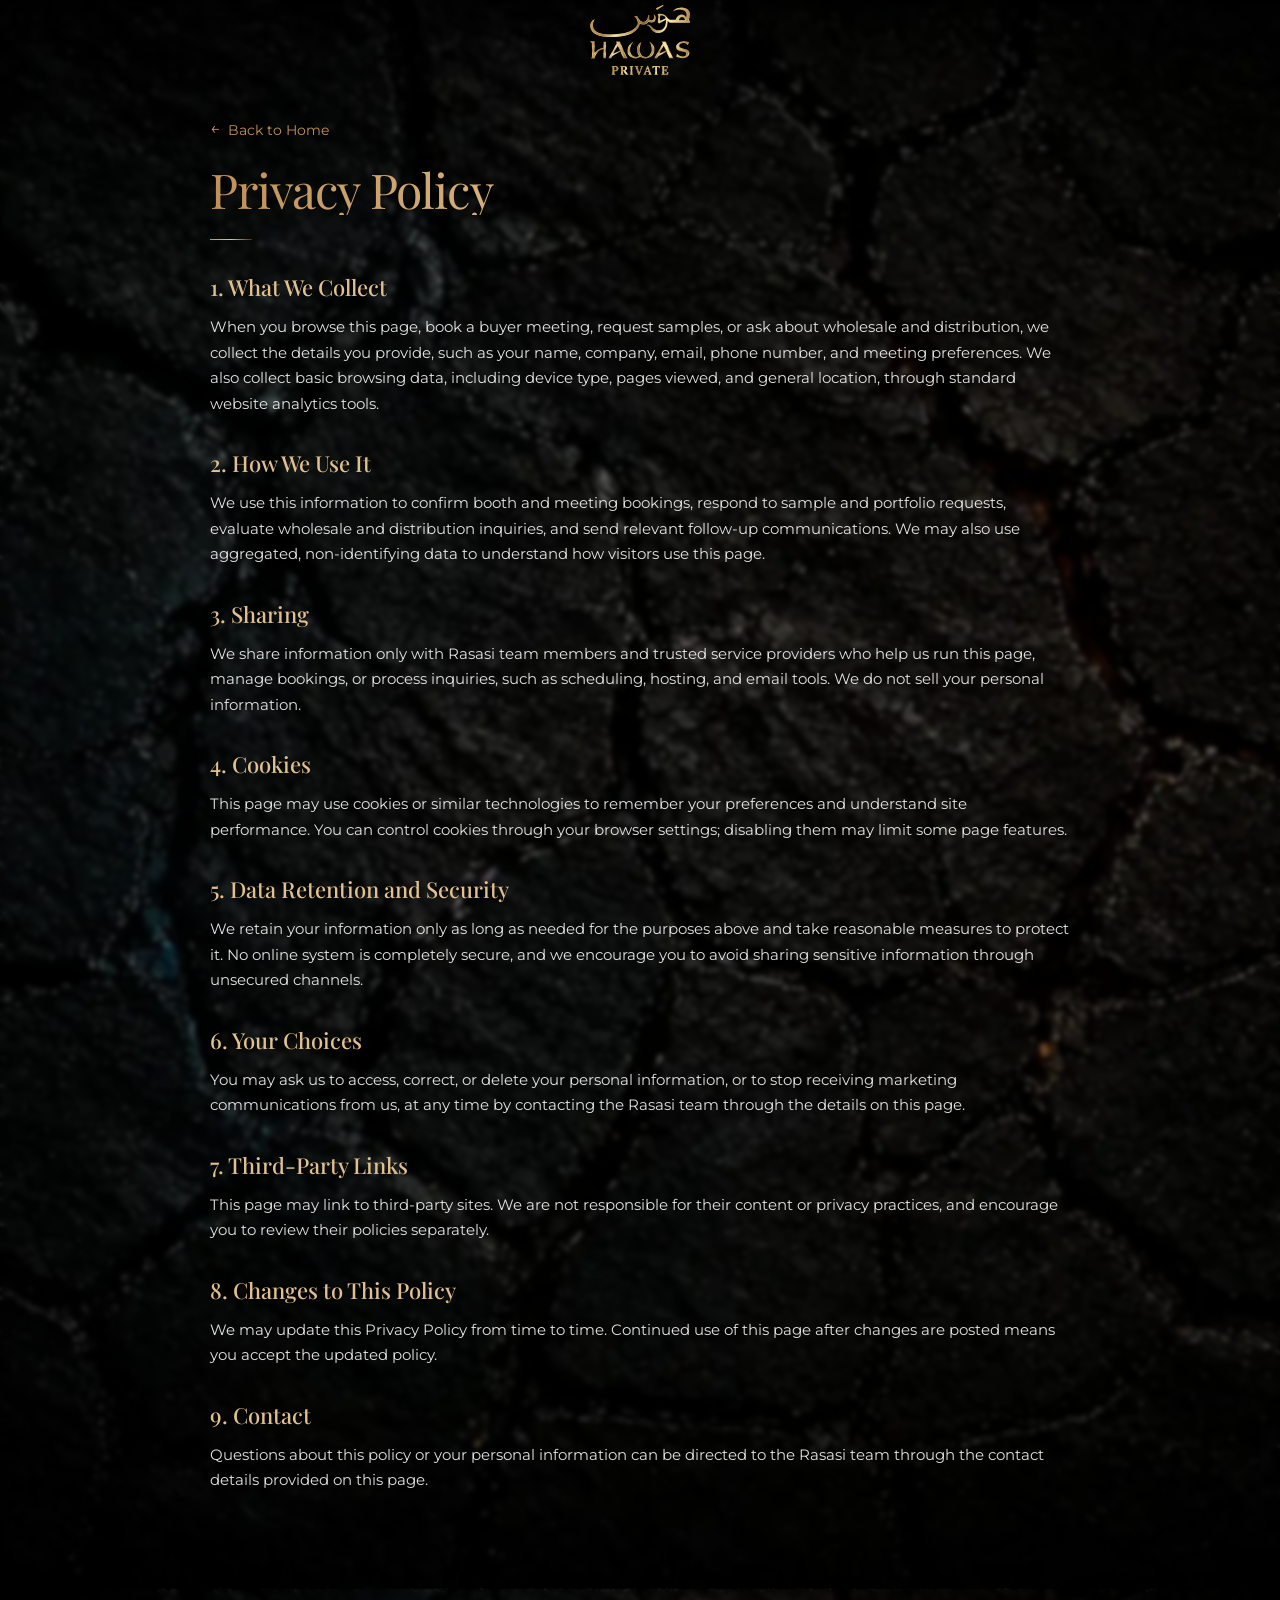
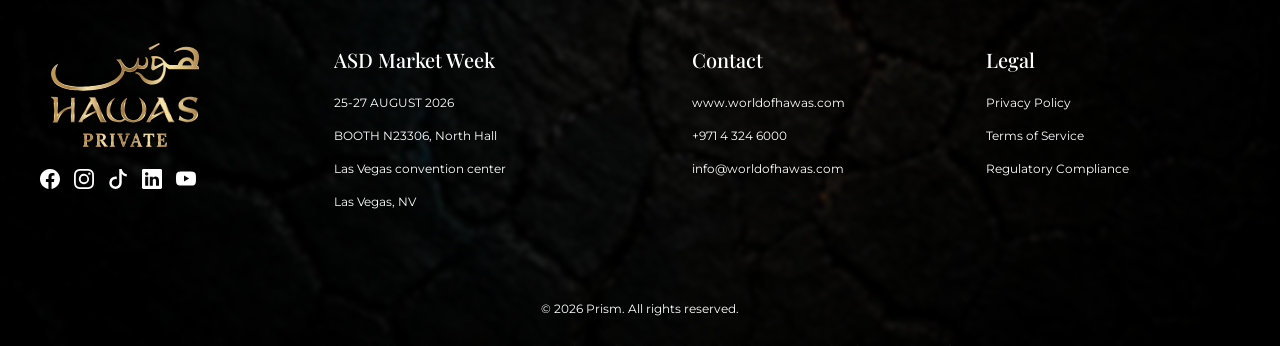
<file: privacy-policy.html>
<!doctype html>
<html lang="en">

<head>
  <meta charset="UTF-8">
  <meta name="viewport" content="width=device-width, initial-scale=1.0">
  <meta name="description" content="Privacy Policy — The World of Hawas (Rasasi Perfumes)">
  <title>Privacy Policy — The World of Hawas</title>
  <link rel="icon" type="image/svg+xml" href="assets/Hawas Logo.svg">

  <link rel="preconnect" href="https://fonts.googleapis.com">
  <link rel="preconnect" href="https://fonts.gstatic.com" crossorigin>
  <link
    href="https://fonts.googleapis.com/css2?family=Playfair+Display:ital,wght@0,400..900;1,400..900&family=Montserrat:wght@300;400;500;600&display=swap"
    rel="stylesheet">
  <link rel="stylesheet" href="styles.css">
</head>

<body>
  <svg class="svg-sprite" aria-hidden="true">
    <defs>
      <linearGradient id="gold-gradient" x1="0%" y1="0%" x2="100%" y2="0%">
        <stop offset="0%" stop-color="#C09058" />
        <stop offset="50%" stop-color="#E0C090" />
        <stop offset="100%" stop-color="#503018" />
      </linearGradient>
    </defs>
    <symbol id="icon-facebook" viewBox="0 0 16 16">
      <path
        d="M16 8.049c0-4.446-3.582-8.05-8-8.05C3.58 0-.002 3.603-.002 8.05c0 4.017 2.926 7.347 6.75 7.951v-5.625h-2.03V8.05H6.75V6.275c0-2.017 1.195-3.131 3.022-3.131.876 0 1.791.157 1.791.157v1.98h-1.009c-.993 0-1.303.621-1.303 1.258v1.51h2.218l-.354 2.326H9.25V16c3.824-.604 6.75-3.934 6.75-7.951" />
    </symbol>
    <symbol id="icon-instagram" viewBox="0 0 16 16">
      <path
        d="M8 0C5.829 0 5.556.01 4.703.048 3.85.088 3.269.222 2.76.42a3.9 3.9 0 0 0-1.417.923A3.9 3.9 0 0 0 .42 2.76C.222 3.268.087 3.85.048 4.7.01 5.555 0 5.827 0 8.001c0 2.172.01 2.444.048 3.297.04.852.174 1.433.372 1.942.205.526.478.972.923 1.417.444.445.89.719 1.416.923.51.198 1.09.333 1.942.372C5.555 15.99 5.827 16 8 16s2.444-.01 3.298-.048c.851-.04 1.434-.174 1.943-.372a3.9 3.9 0 0 0 1.416-.923c.445-.445.718-.891.923-1.417.197-.509.332-1.09.372-1.942C15.99 10.445 16 10.173 16 8s-.01-2.445-.048-3.299c-.04-.851-.175-1.433-.372-1.941a3.9 3.9 0 0 0-.923-1.417A3.9 3.9 0 0 0 13.24.42c-.51-.198-1.092-.333-1.943-.372C10.443.01 10.172 0 7.998 0zm-.717 1.442h.718c2.136 0 2.389.007 3.232.046.78.035 1.204.166 1.486.275.373.145.64.319.92.599.28.28.453.546.598.92.11.281.24.705.275 1.485.039.843.047 1.096.047 3.231s-.008 2.389-.047 3.232c-.035.78-.166 1.203-.275 1.485a2.5 2.5 0 0 1-.599.919c-.28.28-.546.453-.92.598-.28.11-.704.24-1.485.276-.843.038-1.096.047-3.232.047s-2.39-.009-3.233-.047c-.78-.036-1.203-.166-1.485-.276a2.5 2.5 0 0 1-.92-.598 2.5 2.5 0 0 1-.6-.92c-.109-.281-.24-.705-.275-1.485-.038-.843-.046-1.096-.046-3.233s.008-2.388.046-3.231c.036-.78.166-1.204.276-1.486.145-.373.319-.64.599-.92.28-.28.546-.453.92-.598.282-.11.705-.24 1.485-.276.738-.034 1.024-.044 2.515-.045zm4.988 1.328a.96.96 0 1 0 0 1.92.96.96 0 0 0 0-1.92m-4.27 1.122a4.109 4.109 0 1 0 0 8.217 4.109 4.109 0 0 0 0-8.217m0 1.441a2.667 2.667 0 1 1 0 5.334 2.667 2.667 0 0 1 0-5.334" />
    </symbol>
    <symbol id="icon-x" viewBox="0 0 16 16">
      <path
        d="M12.6.75h2.454l-5.36 6.142L16 15.25h-4.937l-3.867-5.07-4.425 5.07H.316l5.733-6.57L0 .75h5.063l3.495 4.633L12.6.75Zm-.86 13.028h1.36L4.323 2.145H2.865z" />
    </symbol>
    <symbol id="icon-linkedin" viewBox="0 0 16 16">
      <path
        d="M0 1.146C0 .513.526 0 1.175 0h13.65C15.474 0 16 .513 16 1.146v13.708c0 .633-.526 1.146-1.175 1.146H1.175C.526 16 0 15.487 0 14.854zm4.943 12.248V6.169H2.542v7.225zm-1.2-8.212c.837 0 1.358-.554 1.358-1.248-.015-.709-.52-1.248-1.342-1.248S2.4 3.226 2.4 3.934c0 .694.521 1.248 1.327 1.248zm4.908 8.212V9.359c0-.216.016-.432.08-.586.173-.431.568-.878 1.232-.878.869 0 1.216.662 1.216 1.634v3.865h2.401V9.25c0-2.22-1.184-3.252-2.764-3.252-1.274 0-1.845.7-2.165 1.193v.025h-.016l.016-.025V6.169h-2.4c.03.678 0 7.225 0 7.225z" />
    </symbol>
    <symbol id="icon-youtube" viewBox="0 0 16 16">
      <path
        d="M8.051 1.999h.089c.822.003 4.987.033 6.11.335a2.01 2.01 0 0 1 1.415 1.42c.101.38.172.883.22 1.402l.01.104.022.26.008.104c.065.914.073 1.77.074 1.957v.075c-.001.194-.01 1.108-.082 2.06l-.008.105-.009.104c-.05.572-.124 1.14-.235 1.558a2.01 2.01 0 0 1-1.415 1.42c-1.16.312-5.569.334-6.18.335h-.142c-.309 0-1.587-.006-2.927-.052l-.17-.006-.087-.004-.171-.007-.171-.007c-1.11-.049-2.167-.128-2.654-.26a2.01 2.01 0 0 1-1.415-1.419c-.111-.417-.185-.986-.235-1.558L.09 9.82l-.008-.104A31 31 0 0 1 0 7.68v-.123c.002-.215.01-.958.064-1.778l.007-.103.003-.052.008-.104.022-.26.01-.104c.048-.519.119-1.023.22-1.402a2.01 2.01 0 0 1 1.415-1.42c.487-.13 1.544-.21 2.654-.26l.17-.007.172-.006.086-.003.171-.007A100 100 0 0 1 7.858 2zM6.4 5.209v4.818l4.157-2.408z" />
    </symbol>
    <symbol id="icon-tiktok" viewBox="0 0 16 16">
      <path
        d="M9 0h1.98c.144.715.54 1.617 1.235 2.512C12.895 3.396 13.9 4 15 4v2.02c-.752 0-1.503-.2-2.188-.57-.686-.37-.992-.78-1.812-1.45V11a5 5 0 1 1-5-5c.346 0 .684.035 1.01.103V8.18A3.001 3.001 0 1 0 9 11V0z" />
    </symbol>
  </svg>

  <header class="site-header">
    <a href="index.html" class="header-logo" aria-label="The World of Hawas home">
      <img src="assets/Hawas Logo.svg" alt="Hawas Private">
    </a>
  </header>

  <main class="texture-section">
    <div class="texture-overlay"></div>
    <div class="page-shell legal-content">
      <a href="index.html" class="back-link"><span class="back-arrow">&larr;</span> Back to Home</a>
      <h1 class="section-title">Privacy Policy</h1>
      <div class="gold-rule"></div>

      <h2>1. What We Collect</h2>
      <p>When you browse this page, book a buyer meeting, request samples, or ask about wholesale and distribution, we collect the details you provide, such as your name, company, email, phone number, and meeting preferences. We also collect basic browsing data, including device type, pages viewed, and general location, through standard website analytics tools.</p>

      <h2>2. How We Use It</h2>
      <p>We use this information to confirm booth and meeting bookings, respond to sample and portfolio requests, evaluate wholesale and distribution inquiries, and send relevant follow-up communications. We may also use aggregated, non-identifying data to understand how visitors use this page.</p>

      <h2>3. Sharing</h2>
      <p>We share information only with Rasasi team members and trusted service providers who help us run this page, manage bookings, or process inquiries, such as scheduling, hosting, and email tools. We do not sell your personal information.</p>

      <h2>4. Cookies</h2>
      <p>This page may use cookies or similar technologies to remember your preferences and understand site performance. You can control cookies through your browser settings; disabling them may limit some page features.</p>

      <h2>5. Data Retention and Security</h2>
      <p>We retain your information only as long as needed for the purposes above and take reasonable measures to protect it. No online system is completely secure, and we encourage you to avoid sharing sensitive information through unsecured channels.</p>

      <h2>6. Your Choices</h2>
      <p>You may ask us to access, correct, or delete your personal information, or to stop receiving marketing communications from us, at any time by contacting the Rasasi team through the details on this page.</p>

      <h2>7. Third-Party Links</h2>
      <p>This page may link to third-party sites. We are not responsible for their content or privacy practices, and encourage you to review their policies separately.</p>

      <h2>8. Changes to This Policy</h2>
      <p>We may update this Privacy Policy from time to time. Continued use of this page after changes are posted means you accept the updated policy.</p>

      <h2>9. Contact</h2>
      <p>Questions about this policy or your personal information can be directed to the Rasasi team through the contact details provided on this page.</p>
    </div>
  </main>

  <footer class="site-footer texture-section">
    <div class="texture-overlay"></div>
    <div class="page-shell footer-shell">
      <div class="footer-logo-column">
        <img src="assets/Hawas Logo.svg" alt="Hawas Private">
        <div class="socials footer-socials" aria-label="Social links">
          <a href="https://www.facebook.com/profile.php?id=61593603328161" target="_blank" rel="noopener noreferrer" aria-label="Facebook"><svg>
              <use href="#icon-facebook"></use>
            </svg></a>
          <a href="https://www.instagram.com/worldofhawas/" target="_blank" rel="noopener noreferrer" aria-label="Instagram"><svg>
              <use href="#icon-instagram"></use>
            </svg></a>
          <a href="https://www.tiktok.com/@world.of.hawas?_r=1&amp;_t=ZS-993n6PqvIQe" target="_blank" rel="noopener noreferrer" aria-label="TikTok"><svg>
              <use href="#icon-tiktok"></use>
            </svg></a>
          <a href="https://www.linkedin.com/company/world-of-hawas" target="_blank" rel="noopener noreferrer" aria-label="LinkedIn"><svg>
              <use href="#icon-linkedin"></use>
            </svg></a>
          <a href="#" aria-label="YouTube"><svg>
              <use href="#icon-youtube"></use>
            </svg></a>
        </div>
      </div>
      <div class="footer-block">
        <h3>ASD Market Week</h3>
        <p>25-27 AUGUST 2026</p>
        <p>BOOTH N23306, North Hall</p>
        <p>Las Vegas convention center</p>
        <p>Las Vegas, NV</p>
      </div>
      <div class="footer-block">
        <h3>Contact</h3>
        <p><a href="https://www.worldofhawas.com" target="_blank" rel="noopener noreferrer">www.worldofhawas.com</a></p>
        <p><a href="tel:+97143246000">+971 4 324 6000</a></p>
        <p><a href="mailto:info@worldofhawas.com">info@worldofhawas.com</a></p>
      </div>
      <div class="footer-block">
        <h3>Legal</h3>
        <p><a href="privacy-policy.html">Privacy Policy</a></p>
        <p><a href="terms-of-service.html">Terms of Service</a></p>
        <p><a href="regulatory-compliance.html">Regulatory Compliance</a></p>
      </div>
      <div class="footer-bottom">
        <p>© 2026 Prism. All rights reserved.</p>
      </div>
    </div>
  </footer>
</body>

</html>
</file>
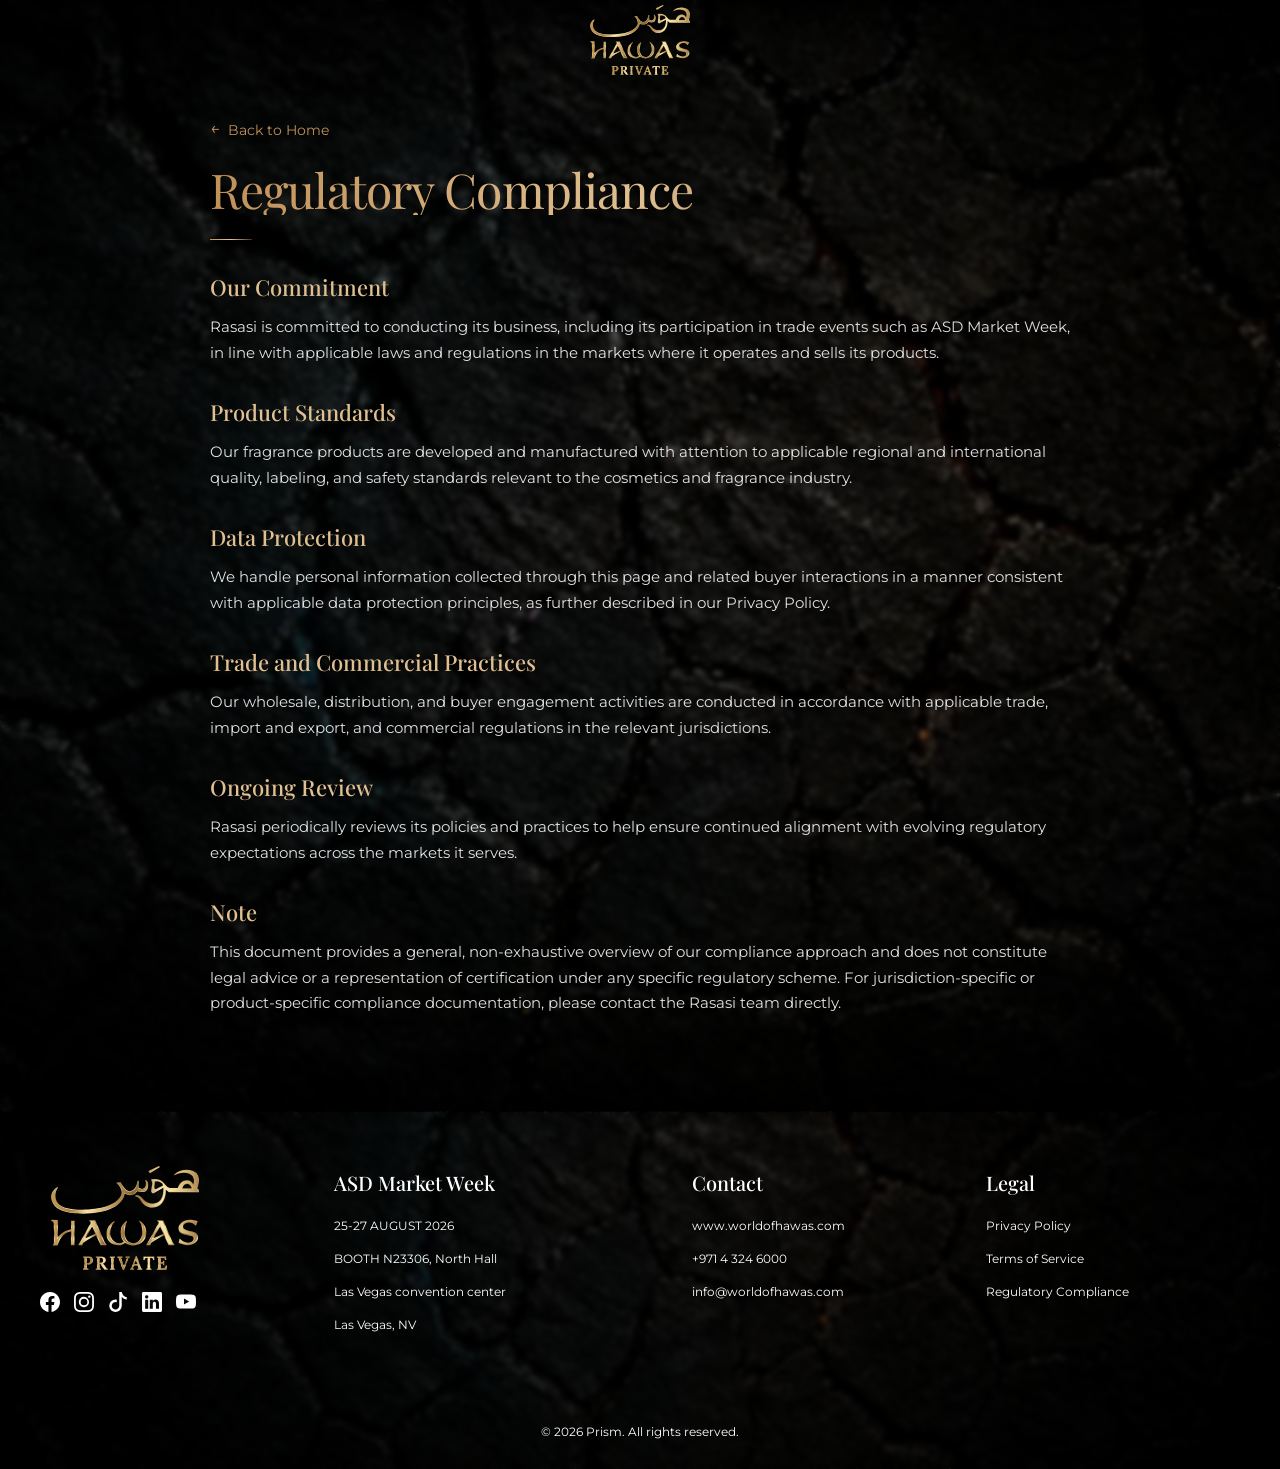
<file: regulatory-compliance.html>
<!doctype html>
<html lang="en">

<head>
  <meta charset="UTF-8">
  <meta name="viewport" content="width=device-width, initial-scale=1.0">
  <meta name="description" content="Regulatory Compliance — The World of Hawas (Rasasi Perfumes)">
  <title>Regulatory Compliance — The World of Hawas</title>
  <link rel="icon" type="image/svg+xml" href="assets/Hawas Logo.svg">

  <link rel="preconnect" href="https://fonts.googleapis.com">
  <link rel="preconnect" href="https://fonts.gstatic.com" crossorigin>
  <link
    href="https://fonts.googleapis.com/css2?family=Playfair+Display:ital,wght@0,400..900;1,400..900&family=Montserrat:wght@300;400;500;600&display=swap"
    rel="stylesheet">
  <link rel="stylesheet" href="styles.css">
</head>

<body>
  <svg class="svg-sprite" aria-hidden="true">
    <defs>
      <linearGradient id="gold-gradient" x1="0%" y1="0%" x2="100%" y2="0%">
        <stop offset="0%" stop-color="#C09058" />
        <stop offset="50%" stop-color="#E0C090" />
        <stop offset="100%" stop-color="#503018" />
      </linearGradient>
    </defs>
    <symbol id="icon-facebook" viewBox="0 0 16 16">
      <path
        d="M16 8.049c0-4.446-3.582-8.05-8-8.05C3.58 0-.002 3.603-.002 8.05c0 4.017 2.926 7.347 6.75 7.951v-5.625h-2.03V8.05H6.75V6.275c0-2.017 1.195-3.131 3.022-3.131.876 0 1.791.157 1.791.157v1.98h-1.009c-.993 0-1.303.621-1.303 1.258v1.51h2.218l-.354 2.326H9.25V16c3.824-.604 6.75-3.934 6.75-7.951" />
    </symbol>
    <symbol id="icon-instagram" viewBox="0 0 16 16">
      <path
        d="M8 0C5.829 0 5.556.01 4.703.048 3.85.088 3.269.222 2.76.42a3.9 3.9 0 0 0-1.417.923A3.9 3.9 0 0 0 .42 2.76C.222 3.268.087 3.85.048 4.7.01 5.555 0 5.827 0 8.001c0 2.172.01 2.444.048 3.297.04.852.174 1.433.372 1.942.205.526.478.972.923 1.417.444.445.89.719 1.416.923.51.198 1.09.333 1.942.372C5.555 15.99 5.827 16 8 16s2.444-.01 3.298-.048c.851-.04 1.434-.174 1.943-.372a3.9 3.9 0 0 0 1.416-.923c.445-.445.718-.891.923-1.417.197-.509.332-1.09.372-1.942C15.99 10.445 16 10.173 16 8s-.01-2.445-.048-3.299c-.04-.851-.175-1.433-.372-1.941a3.9 3.9 0 0 0-.923-1.417A3.9 3.9 0 0 0 13.24.42c-.51-.198-1.092-.333-1.943-.372C10.443.01 10.172 0 7.998 0zm-.717 1.442h.718c2.136 0 2.389.007 3.232.046.78.035 1.204.166 1.486.275.373.145.64.319.92.599.28.28.453.546.598.92.11.281.24.705.275 1.485.039.843.047 1.096.047 3.231s-.008 2.389-.047 3.232c-.035.78-.166 1.203-.275 1.485a2.5 2.5 0 0 1-.599.919c-.28.28-.546.453-.92.598-.28.11-.704.24-1.485.276-.843.038-1.096.047-3.232.047s-2.39-.009-3.233-.047c-.78-.036-1.203-.166-1.485-.276a2.5 2.5 0 0 1-.92-.598 2.5 2.5 0 0 1-.6-.92c-.109-.281-.24-.705-.275-1.485-.038-.843-.046-1.096-.046-3.233s.008-2.388.046-3.231c.036-.78.166-1.204.276-1.486.145-.373.319-.64.599-.92.28-.28.546-.453.92-.598.282-.11.705-.24 1.485-.276.738-.034 1.024-.044 2.515-.045zm4.988 1.328a.96.96 0 1 0 0 1.92.96.96 0 0 0 0-1.92m-4.27 1.122a4.109 4.109 0 1 0 0 8.217 4.109 4.109 0 0 0 0-8.217m0 1.441a2.667 2.667 0 1 1 0 5.334 2.667 2.667 0 0 1 0-5.334" />
    </symbol>
    <symbol id="icon-x" viewBox="0 0 16 16">
      <path
        d="M12.6.75h2.454l-5.36 6.142L16 15.25h-4.937l-3.867-5.07-4.425 5.07H.316l5.733-6.57L0 .75h5.063l3.495 4.633L12.6.75Zm-.86 13.028h1.36L4.323 2.145H2.865z" />
    </symbol>
    <symbol id="icon-linkedin" viewBox="0 0 16 16">
      <path
        d="M0 1.146C0 .513.526 0 1.175 0h13.65C15.474 0 16 .513 16 1.146v13.708c0 .633-.526 1.146-1.175 1.146H1.175C.526 16 0 15.487 0 14.854zm4.943 12.248V6.169H2.542v7.225zm-1.2-8.212c.837 0 1.358-.554 1.358-1.248-.015-.709-.52-1.248-1.342-1.248S2.4 3.226 2.4 3.934c0 .694.521 1.248 1.327 1.248zm4.908 8.212V9.359c0-.216.016-.432.08-.586.173-.431.568-.878 1.232-.878.869 0 1.216.662 1.216 1.634v3.865h2.401V9.25c0-2.22-1.184-3.252-2.764-3.252-1.274 0-1.845.7-2.165 1.193v.025h-.016l.016-.025V6.169h-2.4c.03.678 0 7.225 0 7.225z" />
    </symbol>
    <symbol id="icon-youtube" viewBox="0 0 16 16">
      <path
        d="M8.051 1.999h.089c.822.003 4.987.033 6.11.335a2.01 2.01 0 0 1 1.415 1.42c.101.38.172.883.22 1.402l.01.104.022.26.008.104c.065.914.073 1.77.074 1.957v.075c-.001.194-.01 1.108-.082 2.06l-.008.105-.009.104c-.05.572-.124 1.14-.235 1.558a2.01 2.01 0 0 1-1.415 1.42c-1.16.312-5.569.334-6.18.335h-.142c-.309 0-1.587-.006-2.927-.052l-.17-.006-.087-.004-.171-.007-.171-.007c-1.11-.049-2.167-.128-2.654-.26a2.01 2.01 0 0 1-1.415-1.419c-.111-.417-.185-.986-.235-1.558L.09 9.82l-.008-.104A31 31 0 0 1 0 7.68v-.123c.002-.215.01-.958.064-1.778l.007-.103.003-.052.008-.104.022-.26.01-.104c.048-.519.119-1.023.22-1.402a2.01 2.01 0 0 1 1.415-1.42c.487-.13 1.544-.21 2.654-.26l.17-.007.172-.006.086-.003.171-.007A100 100 0 0 1 7.858 2zM6.4 5.209v4.818l4.157-2.408z" />
    </symbol>
    <symbol id="icon-tiktok" viewBox="0 0 16 16">
      <path
        d="M9 0h1.98c.144.715.54 1.617 1.235 2.512C12.895 3.396 13.9 4 15 4v2.02c-.752 0-1.503-.2-2.188-.57-.686-.37-.992-.78-1.812-1.45V11a5 5 0 1 1-5-5c.346 0 .684.035 1.01.103V8.18A3.001 3.001 0 1 0 9 11V0z" />
    </symbol>
  </svg>

  <header class="site-header">
    <a href="index.html" class="header-logo" aria-label="The World of Hawas home">
      <img src="assets/Hawas Logo.svg" alt="Hawas Private">
    </a>
  </header>

  <main class="texture-section">
    <div class="texture-overlay"></div>
    <div class="page-shell legal-content">
      <a href="index.html" class="back-link"><span class="back-arrow">&larr;</span> Back to Home</a>
      <h1 class="section-title">Regulatory Compliance</h1>
      <div class="gold-rule"></div>

      <h2>Our Commitment</h2>
      <p>Rasasi is committed to conducting its business, including its participation in trade events such as ASD Market Week, in line with applicable laws and regulations in the markets where it operates and sells its products.</p>

      <h2>Product Standards</h2>
      <p>Our fragrance products are developed and manufactured with attention to applicable regional and international quality, labeling, and safety standards relevant to the cosmetics and fragrance industry.</p>

      <h2>Data Protection</h2>
      <p>We handle personal information collected through this page and related buyer interactions in a manner consistent with applicable data protection principles, as further described in our Privacy Policy.</p>

      <h2>Trade and Commercial Practices</h2>
      <p>Our wholesale, distribution, and buyer engagement activities are conducted in accordance with applicable trade, import and export, and commercial regulations in the relevant jurisdictions.</p>

      <h2>Ongoing Review</h2>
      <p>Rasasi periodically reviews its policies and practices to help ensure continued alignment with evolving regulatory expectations across the markets it serves.</p>

      <h2>Note</h2>
      <p>This document provides a general, non-exhaustive overview of our compliance approach and does not constitute legal advice or a representation of certification under any specific regulatory scheme. For jurisdiction-specific or product-specific compliance documentation, please contact the Rasasi team directly.</p>
    </div>
  </main>

  <footer class="site-footer texture-section">
    <div class="texture-overlay"></div>
    <div class="page-shell footer-shell">
      <div class="footer-logo-column">
        <img src="assets/Hawas Logo.svg" alt="Hawas Private">
        <div class="socials footer-socials" aria-label="Social links">
          <a href="https://www.facebook.com/profile.php?id=61593603328161" target="_blank" rel="noopener noreferrer" aria-label="Facebook"><svg>
              <use href="#icon-facebook"></use>
            </svg></a>
          <a href="https://www.instagram.com/worldofhawas/" target="_blank" rel="noopener noreferrer" aria-label="Instagram"><svg>
              <use href="#icon-instagram"></use>
            </svg></a>
          <a href="https://www.tiktok.com/@world.of.hawas?_r=1&amp;_t=ZS-993n6PqvIQe" target="_blank" rel="noopener noreferrer" aria-label="TikTok"><svg>
              <use href="#icon-tiktok"></use>
            </svg></a>
          <a href="https://www.linkedin.com/company/world-of-hawas" target="_blank" rel="noopener noreferrer" aria-label="LinkedIn"><svg>
              <use href="#icon-linkedin"></use>
            </svg></a>
          <a href="#" aria-label="YouTube"><svg>
              <use href="#icon-youtube"></use>
            </svg></a>
        </div>
      </div>
      <div class="footer-block">
        <h3>ASD Market Week</h3>
        <p>25-27 AUGUST 2026</p>
        <p>BOOTH N23306, North Hall</p>
        <p>Las Vegas convention center</p>
        <p>Las Vegas, NV</p>
      </div>
      <div class="footer-block">
        <h3>Contact</h3>
        <p><a href="https://www.worldofhawas.com" target="_blank" rel="noopener noreferrer">www.worldofhawas.com</a></p>
        <p><a href="tel:+97143246000">+971 4 324 6000</a></p>
        <p><a href="mailto:info@worldofhawas.com">info@worldofhawas.com</a></p>
      </div>
      <div class="footer-block">
        <h3>Legal</h3>
        <p><a href="privacy-policy.html">Privacy Policy</a></p>
        <p><a href="terms-of-service.html">Terms of Service</a></p>
        <p><a href="regulatory-compliance.html">Regulatory Compliance</a></p>
      </div>
      <div class="footer-bottom">
        <p>© 2026 Prism. All rights reserved.</p>
      </div>
    </div>
  </footer>
</body>

</html>
</file>
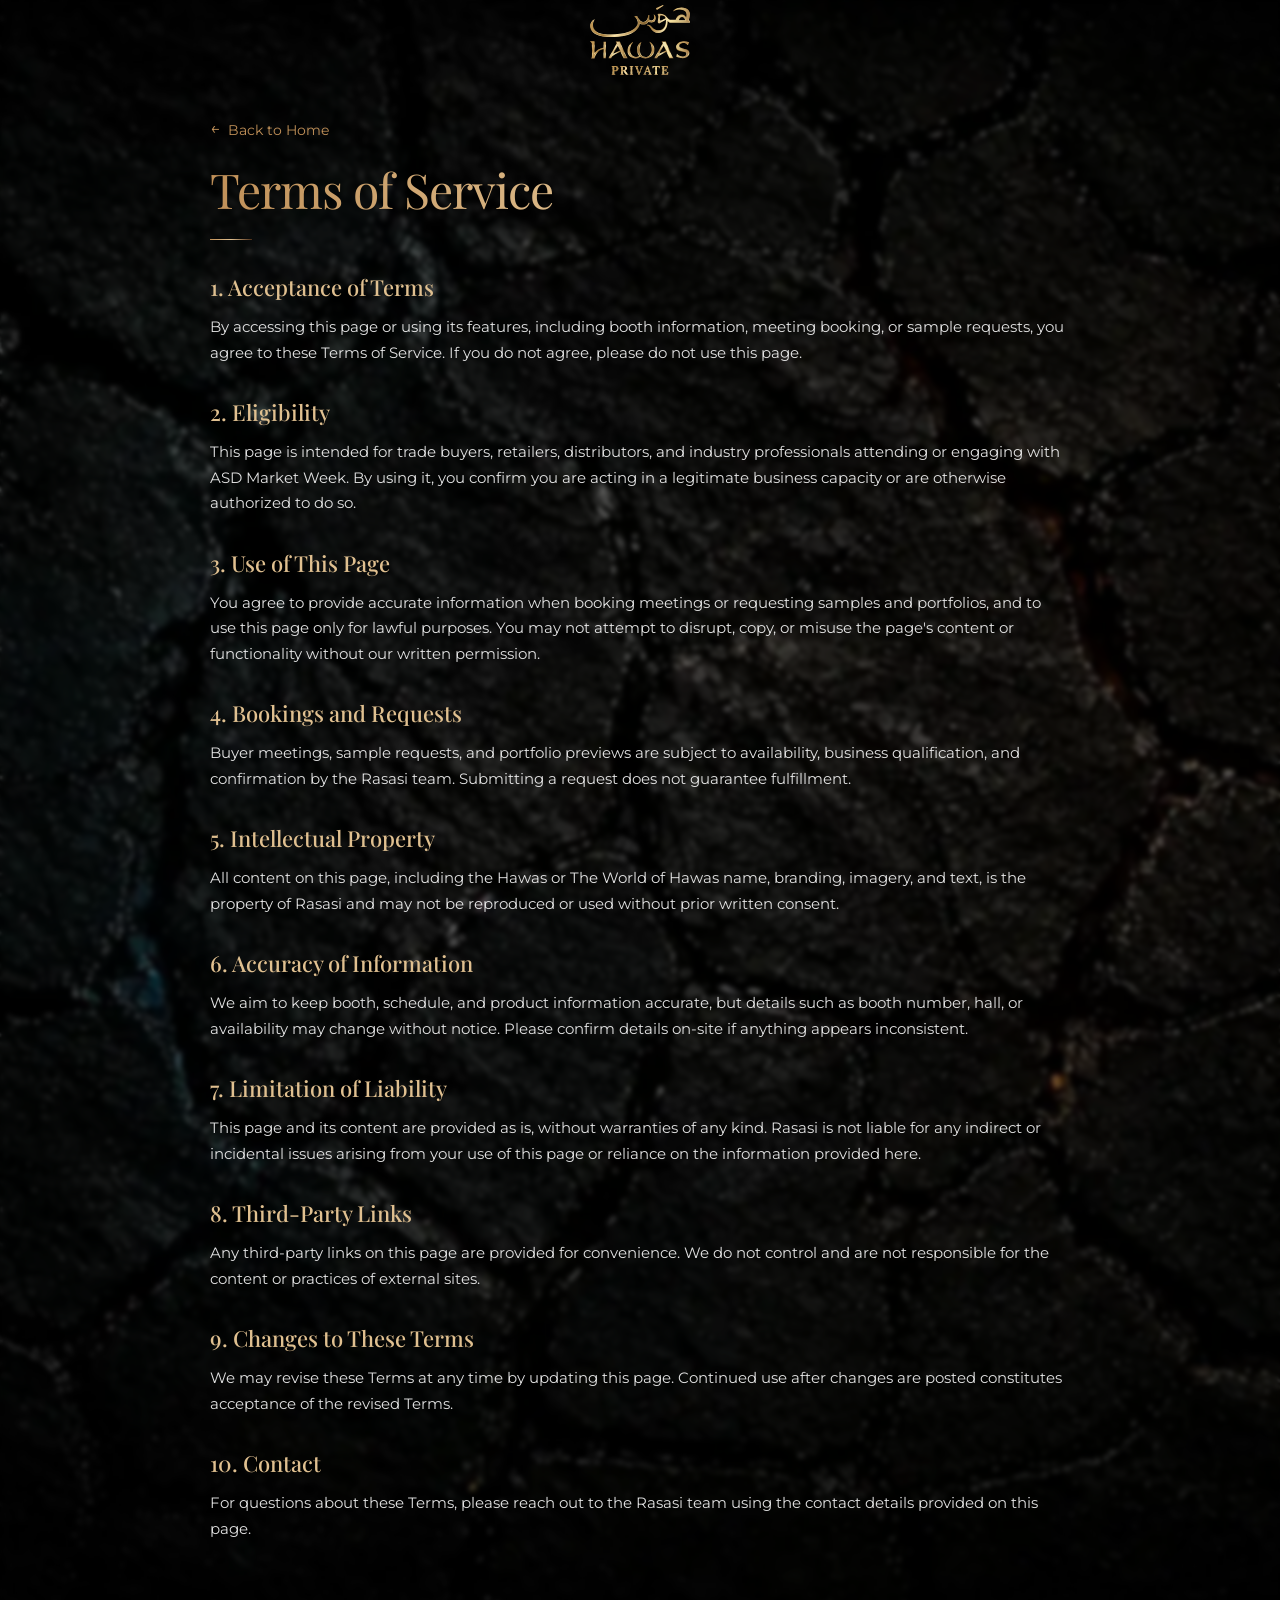
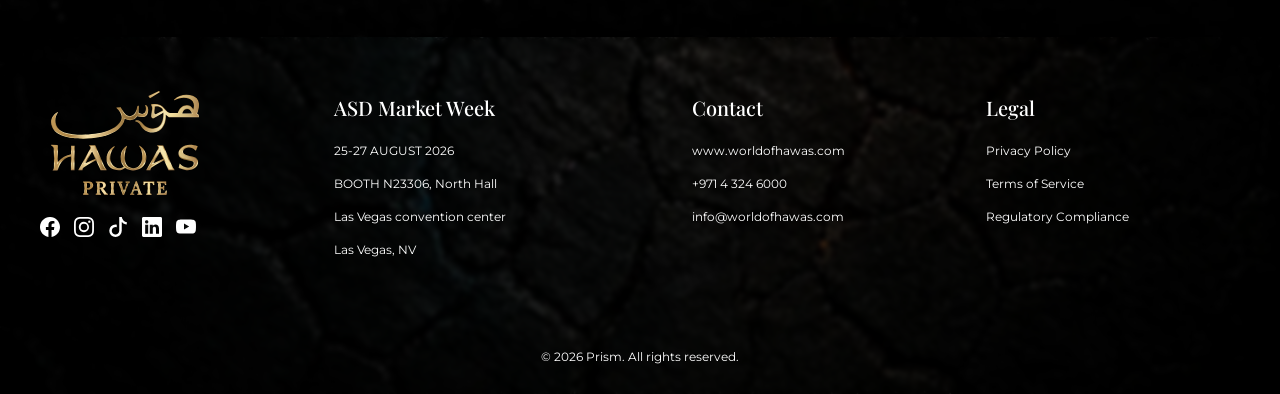
<file: terms-of-service.html>
<!doctype html>
<html lang="en">

<head>
  <meta charset="UTF-8">
  <meta name="viewport" content="width=device-width, initial-scale=1.0">
  <meta name="description" content="Terms of Service — The World of Hawas (Rasasi Perfumes)">
  <title>Terms of Service — The World of Hawas</title>
  <link rel="icon" type="image/svg+xml" href="assets/Hawas Logo.svg">

  <link rel="preconnect" href="https://fonts.googleapis.com">
  <link rel="preconnect" href="https://fonts.gstatic.com" crossorigin>
  <link
    href="https://fonts.googleapis.com/css2?family=Playfair+Display:ital,wght@0,400..900;1,400..900&family=Montserrat:wght@300;400;500;600&display=swap"
    rel="stylesheet">
  <link rel="stylesheet" href="styles.css">
</head>

<body>
  <svg class="svg-sprite" aria-hidden="true">
    <defs>
      <linearGradient id="gold-gradient" x1="0%" y1="0%" x2="100%" y2="0%">
        <stop offset="0%" stop-color="#C09058" />
        <stop offset="50%" stop-color="#E0C090" />
        <stop offset="100%" stop-color="#503018" />
      </linearGradient>
    </defs>
    <symbol id="icon-facebook" viewBox="0 0 16 16">
      <path
        d="M16 8.049c0-4.446-3.582-8.05-8-8.05C3.58 0-.002 3.603-.002 8.05c0 4.017 2.926 7.347 6.75 7.951v-5.625h-2.03V8.05H6.75V6.275c0-2.017 1.195-3.131 3.022-3.131.876 0 1.791.157 1.791.157v1.98h-1.009c-.993 0-1.303.621-1.303 1.258v1.51h2.218l-.354 2.326H9.25V16c3.824-.604 6.75-3.934 6.75-7.951" />
    </symbol>
    <symbol id="icon-instagram" viewBox="0 0 16 16">
      <path
        d="M8 0C5.829 0 5.556.01 4.703.048 3.85.088 3.269.222 2.76.42a3.9 3.9 0 0 0-1.417.923A3.9 3.9 0 0 0 .42 2.76C.222 3.268.087 3.85.048 4.7.01 5.555 0 5.827 0 8.001c0 2.172.01 2.444.048 3.297.04.852.174 1.433.372 1.942.205.526.478.972.923 1.417.444.445.89.719 1.416.923.51.198 1.09.333 1.942.372C5.555 15.99 5.827 16 8 16s2.444-.01 3.298-.048c.851-.04 1.434-.174 1.943-.372a3.9 3.9 0 0 0 1.416-.923c.445-.445.718-.891.923-1.417.197-.509.332-1.09.372-1.942C15.99 10.445 16 10.173 16 8s-.01-2.445-.048-3.299c-.04-.851-.175-1.433-.372-1.941a3.9 3.9 0 0 0-.923-1.417A3.9 3.9 0 0 0 13.24.42c-.51-.198-1.092-.333-1.943-.372C10.443.01 10.172 0 7.998 0zm-.717 1.442h.718c2.136 0 2.389.007 3.232.046.78.035 1.204.166 1.486.275.373.145.64.319.92.599.28.28.453.546.598.92.11.281.24.705.275 1.485.039.843.047 1.096.047 3.231s-.008 2.389-.047 3.232c-.035.78-.166 1.203-.275 1.485a2.5 2.5 0 0 1-.599.919c-.28.28-.546.453-.92.598-.28.11-.704.24-1.485.276-.843.038-1.096.047-3.232.047s-2.39-.009-3.233-.047c-.78-.036-1.203-.166-1.485-.276a2.5 2.5 0 0 1-.92-.598 2.5 2.5 0 0 1-.6-.92c-.109-.281-.24-.705-.275-1.485-.038-.843-.046-1.096-.046-3.233s.008-2.388.046-3.231c.036-.78.166-1.204.276-1.486.145-.373.319-.64.599-.92.28-.28.546-.453.92-.598.282-.11.705-.24 1.485-.276.738-.034 1.024-.044 2.515-.045zm4.988 1.328a.96.96 0 1 0 0 1.92.96.96 0 0 0 0-1.92m-4.27 1.122a4.109 4.109 0 1 0 0 8.217 4.109 4.109 0 0 0 0-8.217m0 1.441a2.667 2.667 0 1 1 0 5.334 2.667 2.667 0 0 1 0-5.334" />
    </symbol>
    <symbol id="icon-x" viewBox="0 0 16 16">
      <path
        d="M12.6.75h2.454l-5.36 6.142L16 15.25h-4.937l-3.867-5.07-4.425 5.07H.316l5.733-6.57L0 .75h5.063l3.495 4.633L12.6.75Zm-.86 13.028h1.36L4.323 2.145H2.865z" />
    </symbol>
    <symbol id="icon-linkedin" viewBox="0 0 16 16">
      <path
        d="M0 1.146C0 .513.526 0 1.175 0h13.65C15.474 0 16 .513 16 1.146v13.708c0 .633-.526 1.146-1.175 1.146H1.175C.526 16 0 15.487 0 14.854zm4.943 12.248V6.169H2.542v7.225zm-1.2-8.212c.837 0 1.358-.554 1.358-1.248-.015-.709-.52-1.248-1.342-1.248S2.4 3.226 2.4 3.934c0 .694.521 1.248 1.327 1.248zm4.908 8.212V9.359c0-.216.016-.432.08-.586.173-.431.568-.878 1.232-.878.869 0 1.216.662 1.216 1.634v3.865h2.401V9.25c0-2.22-1.184-3.252-2.764-3.252-1.274 0-1.845.7-2.165 1.193v.025h-.016l.016-.025V6.169h-2.4c.03.678 0 7.225 0 7.225z" />
    </symbol>
    <symbol id="icon-youtube" viewBox="0 0 16 16">
      <path
        d="M8.051 1.999h.089c.822.003 4.987.033 6.11.335a2.01 2.01 0 0 1 1.415 1.42c.101.38.172.883.22 1.402l.01.104.022.26.008.104c.065.914.073 1.77.074 1.957v.075c-.001.194-.01 1.108-.082 2.06l-.008.105-.009.104c-.05.572-.124 1.14-.235 1.558a2.01 2.01 0 0 1-1.415 1.42c-1.16.312-5.569.334-6.18.335h-.142c-.309 0-1.587-.006-2.927-.052l-.17-.006-.087-.004-.171-.007-.171-.007c-1.11-.049-2.167-.128-2.654-.26a2.01 2.01 0 0 1-1.415-1.419c-.111-.417-.185-.986-.235-1.558L.09 9.82l-.008-.104A31 31 0 0 1 0 7.68v-.123c.002-.215.01-.958.064-1.778l.007-.103.003-.052.008-.104.022-.26.01-.104c.048-.519.119-1.023.22-1.402a2.01 2.01 0 0 1 1.415-1.42c.487-.13 1.544-.21 2.654-.26l.17-.007.172-.006.086-.003.171-.007A100 100 0 0 1 7.858 2zM6.4 5.209v4.818l4.157-2.408z" />
    </symbol>
    <symbol id="icon-tiktok" viewBox="0 0 16 16">
      <path
        d="M9 0h1.98c.144.715.54 1.617 1.235 2.512C12.895 3.396 13.9 4 15 4v2.02c-.752 0-1.503-.2-2.188-.57-.686-.37-.992-.78-1.812-1.45V11a5 5 0 1 1-5-5c.346 0 .684.035 1.01.103V8.18A3.001 3.001 0 1 0 9 11V0z" />
    </symbol>
  </svg>

  <header class="site-header">
    <a href="index.html" class="header-logo" aria-label="The World of Hawas home">
      <img src="assets/Hawas Logo.svg" alt="Hawas Private">
    </a>
  </header>

  <main class="texture-section">
    <div class="texture-overlay"></div>
    <div class="page-shell legal-content">
      <a href="index.html" class="back-link"><span class="back-arrow">&larr;</span> Back to Home</a>
      <h1 class="section-title">Terms of Service</h1>
      <div class="gold-rule"></div>

      <h2>1. Acceptance of Terms</h2>
      <p>By accessing this page or using its features, including booth information, meeting booking, or sample requests, you agree to these Terms of Service. If you do not agree, please do not use this page.</p>

      <h2>2. Eligibility</h2>
      <p>This page is intended for trade buyers, retailers, distributors, and industry professionals attending or engaging with ASD Market Week. By using it, you confirm you are acting in a legitimate business capacity or are otherwise authorized to do so.</p>

      <h2>3. Use of This Page</h2>
      <p>You agree to provide accurate information when booking meetings or requesting samples and portfolios, and to use this page only for lawful purposes. You may not attempt to disrupt, copy, or misuse the page's content or functionality without our written permission.</p>

      <h2>4. Bookings and Requests</h2>
      <p>Buyer meetings, sample requests, and portfolio previews are subject to availability, business qualification, and confirmation by the Rasasi team. Submitting a request does not guarantee fulfillment.</p>

      <h2>5. Intellectual Property</h2>
      <p>All content on this page, including the Hawas or The World of Hawas name, branding, imagery, and text, is the property of Rasasi and may not be reproduced or used without prior written consent.</p>

      <h2>6. Accuracy of Information</h2>
      <p>We aim to keep booth, schedule, and product information accurate, but details such as booth number, hall, or availability may change without notice. Please confirm details on-site if anything appears inconsistent.</p>

      <h2>7. Limitation of Liability</h2>
      <p>This page and its content are provided as is, without warranties of any kind. Rasasi is not liable for any indirect or incidental issues arising from your use of this page or reliance on the information provided here.</p>

      <h2>8. Third-Party Links</h2>
      <p>Any third-party links on this page are provided for convenience. We do not control and are not responsible for the content or practices of external sites.</p>

      <h2>9. Changes to These Terms</h2>
      <p>We may revise these Terms at any time by updating this page. Continued use after changes are posted constitutes acceptance of the revised Terms.</p>

      <h2>10. Contact</h2>
      <p>For questions about these Terms, please reach out to the Rasasi team using the contact details provided on this page.</p>
    </div>
  </main>

  <footer class="site-footer texture-section">
    <div class="texture-overlay"></div>
    <div class="page-shell footer-shell">
      <div class="footer-logo-column">
        <img src="assets/Hawas Logo.svg" alt="Hawas Private">
        <div class="socials footer-socials" aria-label="Social links">
          <a href="https://www.facebook.com/profile.php?id=61593603328161" target="_blank" rel="noopener noreferrer" aria-label="Facebook"><svg>
              <use href="#icon-facebook"></use>
            </svg></a>
          <a href="https://www.instagram.com/worldofhawas/" target="_blank" rel="noopener noreferrer" aria-label="Instagram"><svg>
              <use href="#icon-instagram"></use>
            </svg></a>
          <a href="https://www.tiktok.com/@world.of.hawas?_r=1&amp;_t=ZS-993n6PqvIQe" target="_blank" rel="noopener noreferrer" aria-label="TikTok"><svg>
              <use href="#icon-tiktok"></use>
            </svg></a>
          <a href="https://www.linkedin.com/company/world-of-hawas" target="_blank" rel="noopener noreferrer" aria-label="LinkedIn"><svg>
              <use href="#icon-linkedin"></use>
            </svg></a>
          <a href="#" aria-label="YouTube"><svg>
              <use href="#icon-youtube"></use>
            </svg></a>
        </div>
      </div>
      <div class="footer-block">
        <h3>ASD Market Week</h3>
        <p>25-27 AUGUST 2026</p>
        <p>BOOTH N23306, North Hall</p>
        <p>Las Vegas convention center</p>
        <p>Las Vegas, NV</p>
      </div>
      <div class="footer-block">
        <h3>Contact</h3>
        <p><a href="https://www.worldofhawas.com" target="_blank" rel="noopener noreferrer">www.worldofhawas.com</a></p>
        <p><a href="tel:+97143246000">+971 4 324 6000</a></p>
        <p><a href="mailto:info@worldofhawas.com">info@worldofhawas.com</a></p>
      </div>
      <div class="footer-block">
        <h3>Legal</h3>
        <p><a href="privacy-policy.html">Privacy Policy</a></p>
        <p><a href="terms-of-service.html">Terms of Service</a></p>
        <p><a href="regulatory-compliance.html">Regulatory Compliance</a></p>
      </div>
      <div class="footer-bottom">
        <p>© 2026 Prism. All rights reserved.</p>
      </div>
    </div>
  </footer>
</body>

</html>
</file>
<file: styles.css>
:root {
  --gold: #C09058;
  --gold-light: #E0C090;
  --bronze: #503018;
  --black: #000000;
  --white: #ffffff;
  --display: "Playfair Display";
  --body: "Montserrat", Arial, sans-serif;
}

* {
  box-sizing: border-box;
}

html {
  scroll-behavior: smooth;
  background: #fff;
  overflow-x: hidden;
}

body {
  margin: 0;
  overflow-x: hidden;
  background: var(--black);
  color: #fff;
  font-family: var(--body);
  font-weight: 400;
  -webkit-font-smoothing: antialiased;
  text-rendering: optimizeLegibility;
}

button,
input,
textarea,
select {
  font: inherit;
}

button,
a {
  -webkit-tap-highlight-color: transparent;
}

a {
  color: inherit;
  text-decoration: none;
}

img {
  display: block;
  max-width: 100%;
}

.svg-sprite {
  position: absolute;
  width: 0;
  height: 0;
  overflow: hidden;
}

.sr-only {
  position: absolute !important;
  width: 1px !important;
  height: 1px !important;
  padding: 0 !important;
  margin: -1px !important;
  overflow: hidden !important;
  clip: rect(0, 0, 0, 0) !important;
  white-space: nowrap !important;
  border: 0 !important;
}

.page-shell {
  position: relative;
  z-index: 2;
  width: calc(100% - 80px);
  max-width: 1500px;
  margin: 0 auto;
}

.site-header {
  position: fixed;
  top: 0;
  left: 0;
  right: 0;
  width: 100%;
  z-index: 100;
  height: 80px;
  display: grid;
  place-items: center;
  background: transparent;
  backdrop-filter: none;
  -webkit-backdrop-filter: none;
  box-shadow: none;
}

.header-logo {
  width: 124px;
  height: 70px;
  overflow: hidden;
  background: transparent;
}

.header-logo img {
  width: 100%;
  height: 100%;
  object-fit: contain;
  object-position: center;
}

.texture-section {
  position: relative;
  isolation: isolate;
  background: image-set(
    url("assets/texture.webp") type("image/webp"),
    url("assets/texture.jpg") type("image/jpeg")
  ) center / cover no-repeat;
}

.texture-overlay {
  position: absolute;
  inset: 0;
  z-index: 0;
  background: rgba(0, 0, 0, .44);
  backdrop-filter: blur(2.4px);
}

.hero-section {
  position: relative;
  isolation: isolate;
  min-height: max(790px, calc(100vw * 901 / 1600));
  overflow: hidden;
  background: image-set(
    url("assets/Hero.jpeg") type("image/jpeg")
  ) center top / 100% auto no-repeat;
}

.hero-shade {
  display: none;
}

.hero-inner {
  min-height: max(790px, calc(100vw * 901 / 1600));
  display: grid;
  grid-template-columns: minmax(0, .92fr) minmax(430px, .74fr);
  align-items: center;
  gap: 92px;
  padding-top: 80px;
  padding-bottom: 76px;
}

.hero-copy {
  max-width: 520px;
  padding: 28px 30px 30px;
  background: rgba(0, 0, 0, .42);
  backdrop-filter: blur(2px);
  -webkit-backdrop-filter: blur(2px);
}

.display-title,
.section-title,
.faq-heading,
.faq-question,
.footer-block h3 {
  font-family: var(--display);
}

.desktop-title-lines {
  display: inline;
}

.mobile-title-lines {
  display: none;
}

.display-title {
  margin: 0 0 26px;
  background: linear-gradient(90deg, #C09058 0%, #E0C090 50%, #503018 100%);
  -webkit-background-clip: text;
  -webkit-text-fill-color: transparent;
  background-clip: text;
  font-size: 56px;
  line-height: 1.2;
  font-weight: 400;
  letter-spacing: -.025em;
}

.hero-copy>p {
  max-width: 510px;
  margin: 0 0 25px;
  font-size: 16px;
  line-height: 1.5;
}

.hero-copy>p+p {
  max-width: 520px;
  margin-top: 22px;
}

.gold-button {
  appearance: none;
  border: 0;
  min-height: 52px;
  display: inline-flex;
  align-items: center;
  justify-content: center;
  gap: 14px;
  padding: 0 28px;
  color: #070707;
  background: linear-gradient(90deg, #C09058 0%, #E0C090 50%, #503018 100%);
  cursor: pointer;
  transition: filter .2s ease, transform .2s ease;
  font-weight: 500 !important;
}

.gold-button:hover {
  filter: brightness(1.08);
}

.gold-button:active {
  transform: translateY(1px);
}

.gold-button:focus-visible {
  outline: 2px solid #fff;
  outline-offset: 3px;
}

.gold-button svg {
  width: 20px;
  height: 20px;
  fill: none;
  stroke: currentColor;
  stroke-width: 1.7;
  stroke-linecap: round;
  stroke-linejoin: round;
}

.gold-button svg.whatsapp-icon {
  fill: currentColor;
  stroke: none;
}

.hero-whatsapp {
  margin-top: 10px;
  min-width: 256px;
}

.mobile-form-whatsapp {
  display: none;
}

.lead-form {
  width: 100%;
  max-width: 505px;
  justify-self: end;
  display: grid;
  gap: 14px;
  scroll-margin-top: 100px;
}

.lead-form input,
.lead-form select,
.lead-form textarea,
.phone-field {
  width: 100%;
  min-height: 56px;
  border: 1px solid rgba(255, 255, 255, .3);
  border-radius: 0;
  background: rgba(0, 0, 0, .45);
  backdrop-filter: blur(4px);
  -webkit-backdrop-filter: blur(4px);
  color: #fff;
  outline: none;
}

.lead-form input,
.lead-form select,
.lead-form textarea {
  padding: 0 16px;
}

.required-field {
  position: relative;
  display: block;
}

.required-mark {
  position: absolute;
  top: 50%;
  right: 14px;
  color: #ff3b30;
  transform: translateY(-50%);
  pointer-events: none;
  font-weight: 600;
  line-height: 1;
}

.required-field input {
  padding-right: 28px;
}

.lead-form textarea {
  min-height: 86px;
  padding-top: 15px;
  resize: vertical;
}

.lead-form input::placeholder,
.lead-form textarea::placeholder {
  color: rgba(255, 255, 255, .94);
  opacity: 1;
}

.custom-select-wrapper {
  position: relative;
  width: 100%;
}

.custom-select-trigger {
  width: 100%;
  min-height: 56px;
  border: 1px solid rgba(255, 255, 255, .3);
  border-radius: 0;
  background: rgba(0, 0, 0, .45);
  backdrop-filter: blur(4px);
  -webkit-backdrop-filter: blur(4px);
  color: rgba(255, 255, 255, .94);
  padding: 0 16px;
  display: flex;
  align-items: center;
  justify-content: space-between;
  cursor: pointer;
  text-align: left;
  transition: border-color 0.2s ease, background-color 0.2s ease;
}

.custom-select-trigger:focus,
.custom-select-wrapper.is-open .custom-select-trigger {
  border-color: var(--gold-light);
  background: rgba(0, 0, 0, .85);
  outline: none;
}

.custom-select-arrow {
  width: 16px;
  height: 16px;
  fill: none;
  stroke: var(--gold);
  stroke-width: 2;
  stroke-linecap: round;
  stroke-linejoin: round;
  transition: transform 0.2s ease;
  flex-shrink: 0;
}

.custom-select-wrapper.is-open .custom-select-arrow {
  transform: rotate(180deg);
}

.custom-select-options {
  position: absolute;
  top: calc(100% + 4px);
  left: 0;
  right: 0;
  z-index: 99;
  background: #111111;
  border: 1px solid rgba(255, 255, 255, .25);
  box-shadow: 0 10px 30px rgba(0, 0, 0, .9);
  list-style: none;
  margin: 0;
  padding: 4px 0;
  display: none;
  max-height: 240px;
  overflow-y: auto;
}

.custom-select-wrapper.is-open .custom-select-options {
  display: block;
}

.custom-select-option {
  padding: 12px 16px;
  font-size: 14px;
  color: rgba(255, 255, 255, .9);
  cursor: pointer;
  transition: background 0.15s ease, color 0.15s ease;
}

.custom-select-option.is-placeholder {
  color: rgba(255, 255, 255, .6);
}

.custom-select-option:hover,
.custom-select-option.is-selected {
  background: linear-gradient(90deg, #C09058 0%, #E0C090 100%);
  color: #000000;
  font-weight: 500;
}

.lead-form input:focus,
.lead-form select:focus,
.lead-form textarea:focus,
.phone-field:focus-within {
  border-color: var(--gold-light);
  background: rgba(0, 0, 0, .85);
}

.form-row {
  display: grid;
  grid-template-columns: 1fr 1fr;
  gap: 14px;
}

.phone-field {
  position: relative;
  display: grid;
  grid-template-columns: 30% 70%;
  align-items: center;
  overflow: hidden;
}

.country-code-select {
  width: 100%;
  min-height: 54px;
  border: 0;
  background: transparent;
  color: #fff;
  color-scheme: dark;
  accent-color: var(--gold);
  padding: 0 8px 0 12px;
  cursor: pointer;
}

.country-code-select option {
  background-color: #1a1a1a;
  color: #ffffff;
}

.country-code-select option:hover,
.country-code-select option:focus,
.country-code-select option:active,
.country-code-select option:checked {
  background-color: #C09058 !important;
  background: #C09058 !important;
  color: #000000 !important;
  -webkit-text-fill-color: #000000 !important;
}

.phone-field input {
  border: 0;
  background: transparent;
  min-width: 0;
  padding-left: 10px;
  height: 100%;
  color: #fff;
  width: 100%;
  padding-right: 28px;
}

.phone-required-mark {
  right: 14px;
}

.form-submit {
  width: 100%;
  margin-top: 2px;
  position: relative;
}

.form-submit .submit-loading {
  display: none;
  align-items: center;
  justify-content: center;
  gap: 10px;
}

.form-submit.is-loading .submit-label {
  display: none;
}

.form-submit.is-loading .submit-loading {
  display: inline-flex;
}

.form-submit:disabled {
  cursor: wait;
  opacity: .88;
}

.submit-spinner {
  width: 18px;
  height: 18px;
  border: 2px solid rgba(0, 0, 0, .35);
  border-top-color: #000;
  border-radius: 50%;
  animation: submitSpin .8s linear infinite;
}

@keyframes submitSpin {
  to {
    transform: rotate(360deg);
  }
}

.discovery-section {
  min-height: 600px;
  padding: 60px 0;
}

.discovery-grid {
  min-height: 482px;
  display: grid;
  grid-template-columns: 1fr 1.1fr;
  gap: 60px;
}

.logo-panel-wrap {
  width: 100%;
  max-width: 620px;
  height: 470px;
  overflow: hidden;
  display: grid;
  place-items: center;
}

.logo-panel {
  width: 100%;
  height: 100%;
  display: block;
  object-fit: contain;
  object-position: center;
}

.discovery-copy {
  padding-top: 1px;
}

.section-title {
  margin: 0;
  background: linear-gradient(90deg, #C09058 0%, #E0C090 50%, #503018 100%);
  -webkit-background-clip: text;
  -webkit-text-fill-color: transparent;
  background-clip: text;
  font-size: 48px;
  line-height: 1.1;
  font-weight: 400;
  letter-spacing: -.02em;
}

.gold-rule {
  width: 42px;
  height: 1px;
  margin: 24px 0 0;
  background: linear-gradient(90deg, #C09058 0%, #E0C090 50%, #503018 100%);
}

.discovery-list {
  display: grid;
  gap: 16px;
  margin: 0;
  padding: 0;
  list-style: none;
  margin-top: 24px;
}

.discovery-list li {
  display: flex;
  align-items: center;
  gap: 17px;
  font-family: var(--display);
  font-size: 18px;
  line-height: 1.5;
}

.discovery-list svg {
  width: 21px;
  height: 21px;
  flex: 0 0 21px;
  fill: none;
  stroke: #fff;
  stroke-width: 1.8;
  stroke-linecap: round;
  stroke-linejoin: round;
}

.discovery-icon {
  width: 21px;
  height: 21px;
  flex: 0 0 21px;
  object-fit: contain;
  display: block;
}

.partnership-section {
  min-height: 275px;
  padding: 45px 0 0px;
  background-position: center 58%;
}

.partnership-title {
  text-align: center;
  margin-bottom: 66px;
}

.partnership-grid {
  display: grid;
  grid-template-columns: repeat(7, minmax(0, 1fr));
  gap: 22px;
}

.partner-item {
  appearance: none;
  border: 0;
  background: transparent;
  padding: 0;
  min-width: 0;
  text-align: center;
  color: var(--gold);
  cursor: pointer;
}

.partner-item svg,
.partner-item img {
  width: 36px;
  height: 36px;
  margin: 0 auto 17px;
  display: block;
  object-fit: contain;
}

.partner-item svg {
  fill: none;
  stroke: url(#gold-gradient);
  stroke-width: 1.7;
  stroke-linecap: round;
  stroke-linejoin: round;
}

.partner-item p {
  margin: 0;
  color: #fff;
  font-family: var(--display);
  font-size: 18px;
  line-height: 1.5;
}

.partner-item:hover p,
.partner-item:focus-visible p {
  color: var(--gold-light);
}

.partner-item:focus-visible {
  outline: 2px solid var(--gold-light);
  outline-offset: 8px;
}

.cards-section {
  min-height: 630px;
  padding: 70px 0 78px;
  background-position: center 45%;
}

.cards-grid {
  display: grid;
  grid-template-columns: 1fr 1fr;
  gap: 40px;
}

.glass-card {
  min-height: 480px;
  display: flex;
  flex-direction: column;
  align-items: stretch;
  justify-content: flex-start;
  border: 1px solid rgba(255, 255, 255, .22);
  background: rgba(0, 0, 0, .14);
  padding: 47px 48px 39px;
  text-align: center;
}

.card-title {
  font-size: 47px;
  line-height: 1.2;
}

.glass-card>p {
  margin: 23px auto 27px;
  font-size: 14px;
  line-height: 1.5;
  max-width: 520px;
}

.map-embed,
.map-card iframe,
.map-card img {
  width: 100%;
  height: 205px;
  border: 0;
  object-fit: cover;
  margin: 0 auto 24px;
}

.map-embed {
  position: relative;
}

.map-embed iframe {
  margin: 0;
}

.map-embed a {
  position: absolute;
  inset: 0;
  z-index: 1;
}

.card-button {
  width: 100%;
  min-height: 52px;
  margin-top: auto;
}

.whatsapp-card {
  padding-left: 35px;
  padding-right: 35px;
}

.whatsapp-card>p {
  max-width: 500px;
  margin-bottom: 28px;
}

.whatsapp-message {
  min-height: 106px;
  display: flex;
  align-items: center;
  text-align: left;
  padding: 16px 18px;
  border: 1px solid rgba(255, 255, 255, .9);
  border-radius: 9px;
  font-size: 14px;
  line-height: 1.5;
}

.consent-row {
  position: relative;
  display: grid;
  grid-template-columns: 24px 1fr;
  align-items: center;
  gap: 14px;
  margin: 25px 0 25px;
  text-align: left;
  font-size: 14px;
  line-height: 1.5;
  cursor: pointer;
}

.consent-row input {
  position: absolute;
  opacity: 0;
  pointer-events: none;
}

.custom-checkbox {
  width: 24px;
  height: 24px;
  border: 2px solid #fff;
  background: transparent;
  display: grid;
  place-items: center;
}

.consent-row input:checked+.custom-checkbox::after {
  content: "";
  width: 12px;
  height: 12px;
  background: #ffffff;
}


.consent-row input:focus-visible+.custom-checkbox {
  outline: 2px solid var(--gold);
  outline-offset: 3px;
}

.consent-error {
  min-height: 18px;
  margin: 8px 0 -19px !important;
  color: #ffd7ca;
  font-size: 12px !important;
  line-height: 1.5;
}

.awaits-section {
  width: 100%;
  min-height: 420px;
  display: grid;
  grid-template-columns: minmax(0, 37%) minmax(0, 63%);
  background: var(--black);
  overflow: hidden;
}

.awaits-copy {
  display: grid;
  align-items: center;
  background-position: 20% center;
}

.awaits-copy-inner {
  position: relative;
  z-index: 2;
  width: min(500px, calc(100% - 80px));
  margin: 0 auto;
}

.awaits-copy .section-title {
  font-size: 48px;
  line-height: 1.2;
}

.awaits-copy p {
  margin: 25px 0 33px;
  font-size: 16px;
  line-height: 1.5;
}

.awaits-image {
  background: image-set(
    url("assets/Botm.jpeg") type("image/jpeg")
  ) center 40% / cover no-repeat;
  height: 420px;
}

.thank-you-page {
  min-height: 100vh;
  display: grid;
  align-items: center;
  padding: 120px 0 60px;
}

.thank-you-panel {
  display: grid;
  justify-items: center;
  gap: 24px;
  text-align: center;
}

.thank-you-logo {
  width: min(360px, 78vw);
  height: auto;
}

.thank-you-panel p {
  max-width: 520px;
  margin: 0;
  font-size: 20px;
  line-height: 1.5;
}

.faq-section {
  color: #060606;
  background: linear-gradient(90deg, #C09058 0%, #E0C090 50%, #503018 100%);
}

.faq-shell {
  padding: 48px 0 45px;
}

.faq-heading {
  margin: 0 0 32px;
  text-align: center;
  font-size: 44px;
  line-height: 1.2;
  font-weight: 400;
  letter-spacing: -.02em;
}

.faq-item {
  border-bottom: 1px solid rgba(68, 39, 20, .25);
}

.faq-question {
  width: 100%;
  display: grid;
  grid-template-columns: 1fr auto;
  align-items: center;
  gap: 30px;
  padding: 18px 0 16px;
  border: 0;
  background: transparent;
  color: #060606;
  text-align: left;
  font-size: 24px;
  line-height: 1.4;
  font-weight: 400;
  cursor: pointer;
}

.faq-chevron {
  width: 20px;
  height: 20px;
  fill: none;
  stroke: currentColor;
  stroke-width: 2;
  stroke-linecap: round;
  stroke-linejoin: round;
  transition: transform .2s ease;
}

.faq-item.is-open .faq-chevron {
  transform: rotate(180deg);
}

.faq-item.is-open.visual-down .faq-chevron {
  transform: none;
}

.faq-answer {
  overflow: hidden;
  max-height: 0;
  transition: max-height .3s ease;
}

.faq-item.is-open .faq-answer {
  max-height: 260px;
}

.faq-answer p {
  margin: 4px 0 22px;
  font-size: 16px;
  line-height: 1.5;
  font-weight: 400;
}

.site-footer {
  min-height: 309px;
  padding: 54px 0 28px;
  background-position: center 74%;
}

.site-footer .texture-overlay {
  background: rgba(0, 0, 0, .6);
}

.footer-shell {
  display: grid;
  grid-template-columns: 1fr 1.25fr 1fr 1fr;
  gap: 40px;
  align-items: start;
}

.footer-socials {
  margin-top: 22px;
  flex-wrap: wrap;
  justify-content: flex-start;
}

.footer-logo-column img {
  width: 170px;
  height: 104px;
  object-fit: contain;
}

.footer-block h3 {
  margin: 3px 0 20px;
  font-size: 20px;
  line-height: 1.4;
  font-weight: 500;
}

.footer-block p {
  margin: 0 0 15px;
  font-size: 12px;
  line-height: 1.5;
}

.footer-block a:hover,
.footer-bottom a:hover {
  color: var(--gold-light);
}

.socials {
  display: flex;
  gap: 14px;
  align-items: center;
}

.socials a {
  width: 20px;
  height: 20px;
  display: grid;
  place-items: center;
  color: #fff;
  transition: color 0.2s ease;
}

.socials a:hover {
  color: var(--gold-light);
}

.socials a svg {
  width: 20px;
  height: 20px;
  fill: currentColor;
  stroke: none;
  display: block;
}

.footer-bottom {
  grid-column: 1 / -1;
  display: flex;
  justify-content: center;
  align-items: center;
  gap: 30px;
  margin-top: 34px;
  font-size: 12px;
  line-height: 1.5;
  text-align: center;
}

.footer-bottom p {
  margin: 0;
}

.toast {
  position: fixed;
  z-index: 100;
  left: 50%;
  bottom: 24px;
  max-width: calc(100% - 32px);
  padding: 12px 18px;
  transform: translate(-50%, 24px);
  opacity: 0;
  pointer-events: none;
  color: #111;
  background: var(--gold-light);
  box-shadow: 0 10px 35px rgba(0, 0, 0, .35);
  transition: opacity .2s ease, transform .2s ease;
  font-size: 14px;
  line-height: 1.5;
}

.toast.is-visible {
  opacity: 1;
  transform: translate(-50%, 0);
}

@media (max-width: 1023px) {
  .page-shell {
    width: min(900px, calc(100% - 48px));
  }

  .hero-inner {
    grid-template-columns: 1fr 420px;
    gap: 35px;
  }

  .discovery-grid {
    gap: 40px;
  }

  .partnership-grid {
    gap: 12px;
  }

  .partner-item p {
    font-size: 15px;
  }

  .glass-card {
    padding-left: 28px;
    padding-right: 28px;
  }

  .footer-shell {
    gap: 35px;
  }
}

@media (min-width: 768px) and (max-width: 1200px) {
  .awaits-copy.texture-section {
    padding-left: 12%;
  }
}

@media (max-width: 767px) {
  .page-shell {
    width: calc(100% - 48px);
  }

  .desktop-break {
    display: none;
  }

  .site-header {
    height: 80px;
  }

  .header-logo {
    width: 116px;
    height: 68px;
  }

  .hero-section {
    min-height: 680px;
    background-image: image-set(
      url("assets/Hero.jpeg") type("image/jpeg")
    );
    background-size: auto 720px;
    background-position: center top;
  }


  .hero-inner {
    min-height: 680px;
    display: block;
    padding-top: 720px;
    padding-bottom: 40px;
  }

  .hero-copy {
    max-width: 100%;
    padding: 22px 20px 24px;
  }

  .desktop-title-lines {
    display: none;
  }

  .mobile-title-lines {
    display: inline;
    font-weight: 400 !important;
  }

  .display-title {
    margin-bottom: 28px;
    font-size: 65px;
    line-height: 1.2;
    letter-spacing: -.018em;

  }

  .hero-copy>p {
    margin-bottom: 24px;
    font-size: 15px;
    line-height: 1.5;
  }

  .hero-copy>p+p {
    margin-top: 25px;
    font-size: 15px;
  }

  .hero-whatsapp {
    min-width: 0;
    width: 258px;
    margin-top: 68px;
    padding-left: 18px;
    padding-right: 18px;
    font-size: 15px;
  }

  .lead-form {
    display: grid;
    margin-top: 3vh;
  }

  .form-row {
    grid-template-columns: 1fr;
  }

  .mobile-form-whatsapp {
    display: flex !important;
    width: 100%;
    margin-top: 4px;
  }

  .discovery-section {
    min-height: 0;
    padding: 44px 0 35px;
    background-position: 48% center;
  }

  .discovery-section .texture-overlay,
  .partnership-section .texture-overlay,
  .cards-section .texture-overlay {
    background: rgba(0, 0, 0, .43);
    backdrop-filter: blur(2.3px);
  }

  .discovery-grid {
    min-height: 0;
    display: block;
  }

  .logo-panel-wrap {
    max-width: none;
    height: 340px;
  }

  .logo-panel {
    object-fit: contain;
  }

  .discovery-copy {
    padding-top: 44px;
  }

  .section-title {
    font-size: 32px;
    line-height: 1.3;
  }

  .gold-rule {
    margin: 22px 0 20px;
  }

  .discovery-list {
    gap: 23px;
  }

  .discovery-list li {
    gap: 15px;
    font-size: 16px;
    line-height: 1.5;
  }

  .discovery-list svg {
    width: 21px;
    height: 21px;
    flex-basis: 21px;
  }

  .partnership-section {
    min-height: 0;
    padding: 20px 0 60px;
    background-position: 52% 55%;
  }

  .partnership-title {
    max-width: 330px;
    margin: 0 auto 67px;
    text-align: center;
    font-size: 32px;
    line-height: 1.3;
  }

  .partnership-grid {
    display: grid;
    grid-template-columns: 1fr 1fr;
    gap: 40px 10px;
  }

  .partner-item svg,
  .partner-item img {
    width: 43px;
    height: 43px;
    margin-bottom: 26px;
    margin-left: auto;
    margin-right: auto;
  }

  .partner-item p {
    font-size: 18px;
    line-height: 1.5;
  }

  .cards-section {
    min-height: 0;
    padding: 30px 0 40px;
    background-position: 50% 44%;
  }

  .cards-grid {
    display: grid;
    grid-template-columns: 1fr;
    gap: 38px;
  }

  .glass-card {
    min-height: 0;
    padding: 47px 24px 39px;
  }

  .card-title {
    font-size: 32px;
    line-height: 1.3;
  }

  .glass-card>p {
    margin: 25px auto 27px;
    font-size: 16px;
    line-height: 1.5;
  }

  .map-embed,
  .map-card iframe,
  .map-card img {
    height: 180px;
    margin-bottom: 25px;
  }

  .card-button {
    min-height: 53px;
    padding-left: 16px;
    padding-right: 16px;
  }

  .whatsapp-card {
    padding-top: 48px;
    padding-bottom: 39px;
  }

  .whatsapp-card>p {
    margin-bottom: 28px;
  }

  .whatsapp-message {
    min-height: 132px;
    padding: 17px 16px;
    font-size: 14px;
    line-height: 1.5;
  }

  .consent-row {
    grid-template-columns: 24px 1fr;
    gap: 16px;
    margin: 26px 0 26px;
    font-size: 14px;
    line-height: 1.5;
  }

  .awaits-section {
    min-height: 350px;
    display: block;
    position: relative;
    background: image-set(
      url("assets/Botm.jpeg") type("image/jpeg")
    ) center top / auto 430px no-repeat;
  }

  .awaits-section::before {
    content: "";
    position: absolute;
    inset: 0;
    background: rgba(0, 0, 0, .2);
  }

  .awaits-copy {
    min-height: 350px;
    display: grid;
    background: transparent;
  }

  .awaits-copy .texture-overlay {
    display: none;
  }

  .awaits-copy-inner {
    width: calc(100% - 48px);
    text-align: center;
    margin: 0 auto;
  }

  .awaits-copy .section-title {
    font-size: 32px;
    line-height: 1.3;
  }

  .awaits-copy p {
    margin: 25px 0 31px;
    font-size: 16px;
    line-height: 1.5;
  }

  .awaits-copy .gold-button {
    width: 100%;
  }

  .awaits-image {
    display: none;
  }

  .faq-shell {
    min-height: 0;
    width: calc(100% - 48px);
    padding: 50px 0 36px;
  }

  .faq-heading {
    max-width: 330px;
    margin: 0 auto 28px;
    font-size: 40px;
    line-height: 1.2;
  }

  .faq-question {
    gap: 16px;
    padding: 33px 0 16px;
    font-size: 20px;
    line-height: 1.4;
  }

  .faq-chevron {
    width: 20px;
    height: 20px;
  }

  .faq-item.is-open .faq-answer {
    max-height: 620px;
  }

  .faq-answer p {
    margin: 3px 0 28px;
    font-size: 14px;
    line-height: 1.5;
  }

  .site-footer {
    min-height: 0;
    padding: 41px 0 40px;
    background-position: 44% center;
  }

  .site-footer .texture-overlay {
    background: rgba(0, 0, 0, .63);
  }

  .footer-shell {
    display: block;
    width: calc(100% - 48px);
  }

  .footer-logo-column img {
    width: 172px;
    height: 112px;
    margin-bottom: 18px;
  }

  .footer-socials {
    margin-top: 0;
    margin-bottom: 36px;
  }

  .footer-block {
    margin-bottom: 44px;
  }

  .footer-block h3 {
    margin: 0 0 23px;
    font-size: 20px;
    line-height: 1.4;
  }

  .footer-block p {
    margin-bottom: 18px;
    font-size: 12px;
    line-height: 1.5;
  }


  .socials {
    justify-content: flex-start;
    gap: 14px;
  }


  .footer-bottom {
    display: block;
    margin-top: 0;
    font-size: 12px;
    line-height: 1.5;
  }


  .footer-bottom nav {
    display: grid;
    gap: 24px;
  }
}

@media (max-width: 374px) {

  .page-shell,
  .faq-shell,
  .footer-shell,
  .awaits-copy-inner {
    width: calc(100% - 36px);
  }

  .display-title {
    font-size: 32px;
  }

  .section-title,
  .partnership-title {
    font-size: 41px;
  }

  .faq-heading {
    font-size: 28px;
  }

  .faq-question {
    font-size: 20px;
    font-weight: 500;
  }
}

@media (prefers-reduced-motion: reduce) {
  html {
    scroll-behavior: auto;
  }

  *,
  *::before,
  *::after {
    transition-duration: .01ms !important;
    animation-duration: .01ms !important;
    animation-iteration-count: 1 !important;
  }
}

/* Legal / Policy Pages */
.legal-content {
  max-width: 860px;
  margin: 0 auto;
  padding: 120px 0 80px;
}

.legal-content h2 {
  font-family: var(--display);
  font-size: 22px;
  color: var(--gold-light);
  margin: 32px 0 12px;
  font-weight: 500;
}

.legal-content p,
.legal-content ul {
  font-size: 15px;
  line-height: 1.7;
  color: rgba(255, 255, 255, .88);
  margin: 0 0 16px;
}

.legal-content ul {
  padding-left: 22px;
}

.legal-content li {
  margin-bottom: 8px;
}

.back-link {
  display: inline-flex;
  align-items: center;
  gap: 8px;
  color: var(--gold);
  font-size: 14px;
  margin-bottom: 24px;
  transition: color 0.2s ease;
  text-decoration: none;
}

.back-link .back-arrow {
  display: inline-flex;
  align-items: center;
  justify-content: center;
  font-size: 17px;
  line-height: 1;
  transform: translateY(-1px);
}

.back-link:hover {
  color: var(--gold-light);
}
</file>
